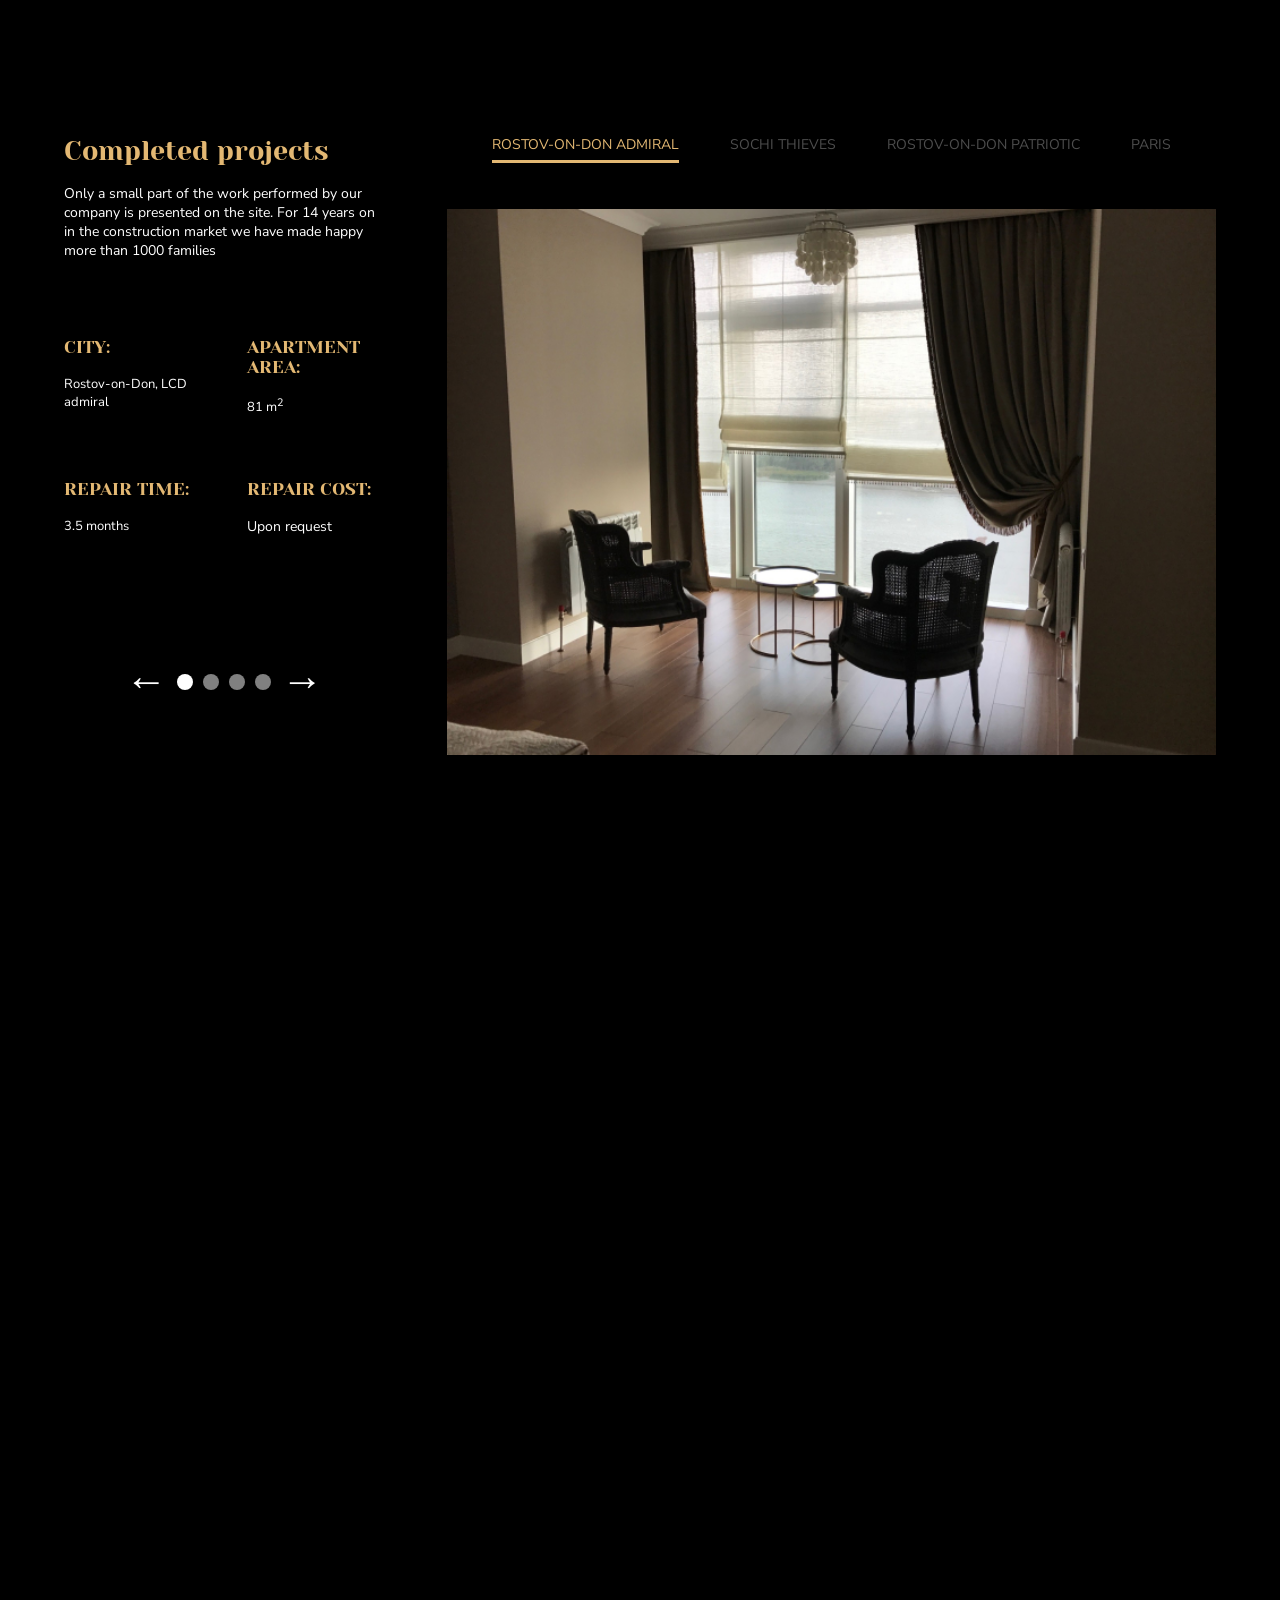
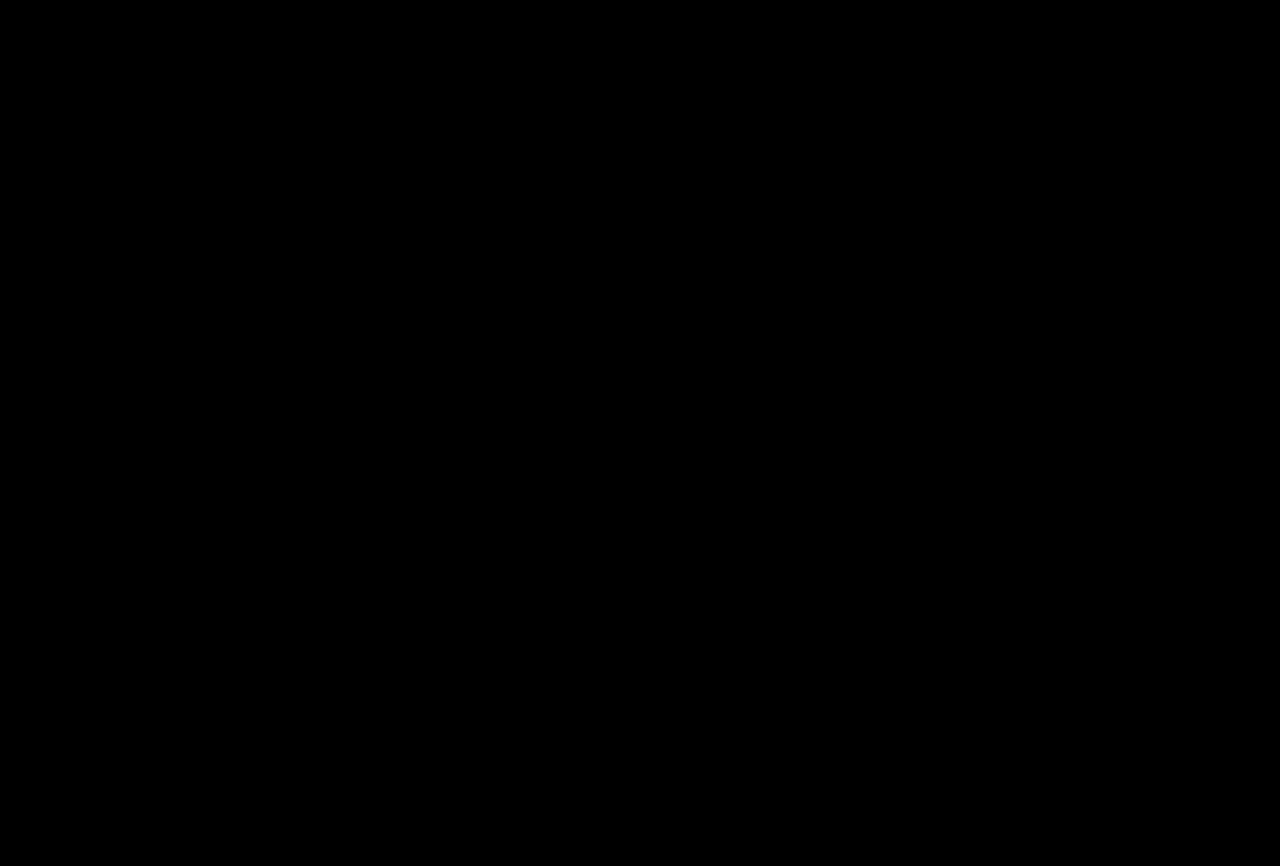
<file: index.html>
<!DOCTYPE html>
<html lang="en">
  <head>
    <meta charset="UTF-8" />
    <meta name="viewport" content="width=device-width, initial-scale=1.0" />
    <title>Slider</title>
    <link rel="stylesheet" href="style.css" />
  </head>
  <body>
    <div class="main">
      <div class="main__text">
        <div class="main__text_title">
          <h1>Completed projects</h1>
          <p>
            Only a small part of the work performed by our company is presented
            on the site. For 14 years on in the construction market we have made
            happy more than 1000 families
          </p>
        </div>
        <div class="main__text_specifications">
          <div class="text__specifications city">
            <h3>CITY:</h3>
          </div>
          <div class="text__specifications area">
            <h3>APARTMENT AREA:</h3>
          </div>
          <div class="text__specifications time">
            <h3>REPAIR TIME:</h3>
          </div>
          <div>
            <h3>REPAIR COST:</h3>
            <p>Upon request</p>
          </div>
        </div>
      </div>
      <div class="main__navigation">
        <div class="navigation__arrow left">&#8592;</div>
        <div class="navigation__points"></div>
        <div class="navigation__arrow right">&#8594;</div>
      </div>
      <div class="main__images">
        <ul class="main__images_links"></ul>
        <div class="main__images_slider">
          <div class="slider__image"></div>
        </div>
      </div>
    </div>

    <script src="script.js"></script>
  </body>
</html>
</file>
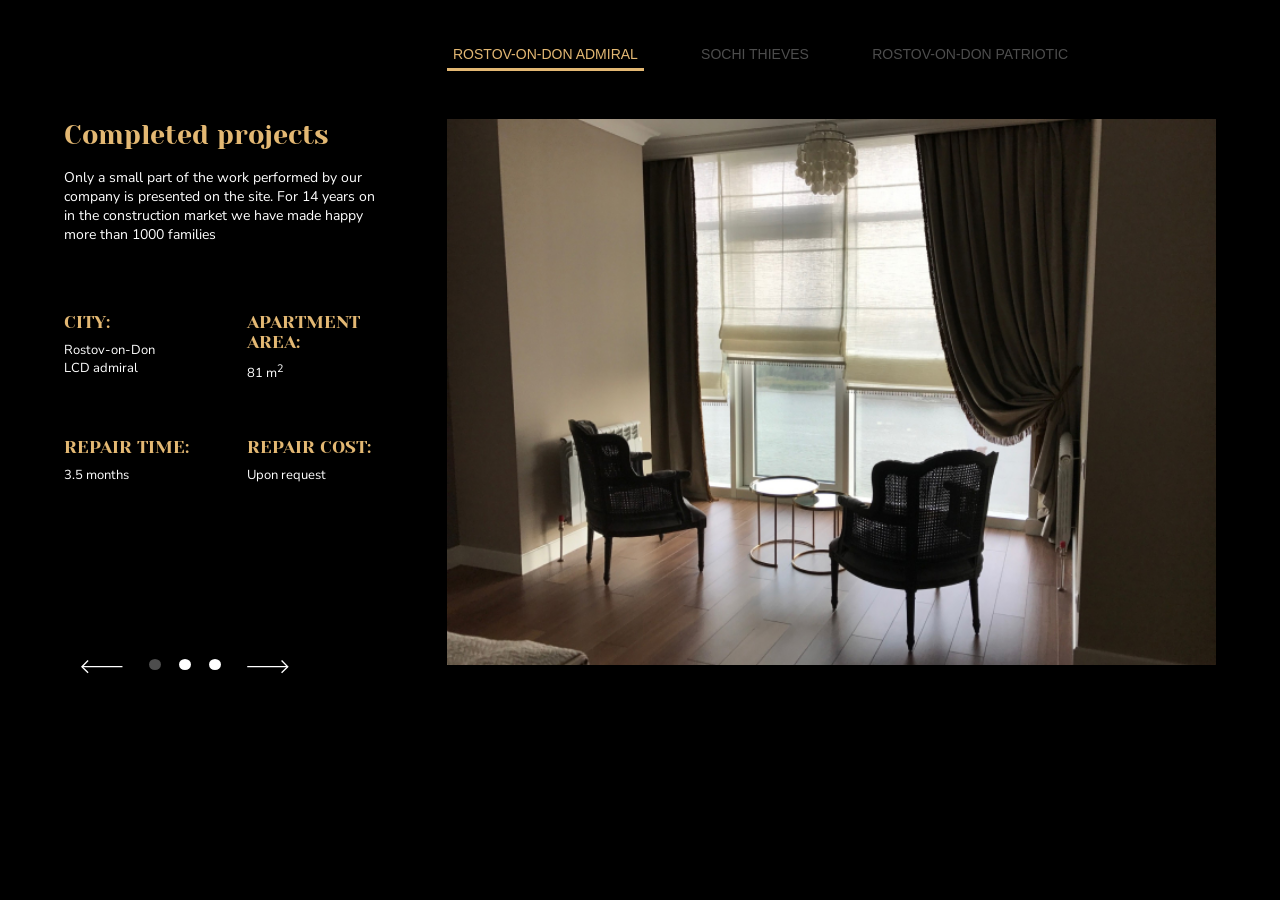
<file: Documents/Study/Slider/index.html>
<!DOCTYPE html>
<html lang="en">
  <head>
    <meta charset="UTF-8" />
    <meta name="viewport" content="width=device-width, initial-scale=1.0" />
    <title>Slider</title>
    <link rel="stylesheet" href="style.css" />
  </head>
  <body>
    <div class="main">
      <div>
        <h1>Completed projects</h1>
        <p>
          Only a small part of the work performed by our company is presented on
          the site. For 14 years on in the construction market we have made
          happy more than 1000 families
        </p>
      </div>
      <div class="specifications">
        <div>
          <h3>CITY:</h3>
          <p class="rostov-admiral">Rostov-on-Don</p>
          <p class="rostov-admiral">LCD admiral</p>
          <p class="sochi" style="display: none">Sochi</p>
          <p class="sochi" style="display: none">Thieves</p>
          <p class="rostov-patriotic" style="display: none">Rostov-on-Don</p>
          <p class="rostov-patriotic" style="display: none">Patriotic</p>
        </div>
        <div>
          <h3>APARTMENT AREA:</h3>
          <p class="rostov-admiral">81 m<sup>2</sup></p>
          <p class="sochi" style="display: none">105 m<sup>2</sup></p>
          <p class="rostov-patriotic" style="display: none">93 m<sup>2</sup></p>
        </div>
        <div>
          <h3>REPAIR TIME:</h3>
          <p class="rostov-admiral">3.5 months</p>
          <p class="sochi" style="display: none">3 months</p>
          <p class="rostov-patriotic" style="display: none">4 months</p>
        </div>
        <div>
          <h3>REPAIR COST:</h3>
          <p>Upon request</p>
        </div>
      </div>
    </div>

    <div class="arrows">
        <button><img id="arrow-left" src="images/arrow-left.svg" alt="Стрелка влево" />
        <button id="dot-1" class="dot active"></button>
        <button id="dot-2" class="dot"></button>
       <button id="dot-3" class="dot"></button>
        <button><img
          id="arrow-right"
          src="images/arrow-right.svg"
          alt="Стрелка вправо"
        /></button>
      </div>

    <div class="links">
      <ul>
        <li><button class="link active" id="link-1">ROSTOV-ON-DON ADMIRAL</button></li>
        <li><button class="link" id="link-2">SOCHI THIEVES</button></li>
        <li><button class="link" id="link-3">ROSTOV-ON-DON PATRIOTIC</button></li>
      </ul>
    </div>

    <div class="images">
        <img id="image" src="images/Rostov-on-don admiral.jpg" alt="Фото квартиры в Ростове-на-Дону, Адмирал">
    </div>

    <script src="script.js"></script>
  </body>
</html>
</file>
<file: style.css>
@import url("https://fonts.googleapis.com/css2?family=Nunito+Sans:ital,opsz,wght@0,6..12,200..1000;1,6..12,200..1000&family=Yeseva+One&display=swap");

html {
  max-width: 1440px;
  margin: 0 auto;
}

h1,
h3 {
  font-family: "Yeseva One";
  color: #e3b873;
  font-weight: 400;
}

h1 {
  font-size: 27px;
  margin-top: 0;
}

h3 {
  font-size: 18px;
}

body {
  font-family: "Nunito Sans";
  font-size: 14px;
  background-color: black;
  color: white;
  max-width: 90vw;
  max-height: 80vh;
  margin: 15vh auto 0;
}

.main {
  display: grid;
  grid-template-columns: 25vw auto;
  grid-template-rows: 4vh auto auto;
  row-gap: 3vw;
  column-gap: 7vh;
}

.main__text {
  grid-column: 1;
  grid-row: 1 / 3;
  display: flex;
  flex-direction: column;
  justify-content: flex-start;
  gap: 5vh;
}

.main__text_specifications {
  display: grid;
  grid-template-columns: 1fr 1fr;
  grid-template-rows: 1fr 1fr;
  gap: inherit;
}

.text__specifications {
  display: flex;
  flex-direction: column;
}

.text__specifications p {
  font-size: 13px;
  margin: 0;
  padding: 0;
}

.main__images {
  grid-column: 2;
  grid-row: 1 / 4;
  align-self: start;
  display: flex;
  flex-direction: column;
  gap: 35px;
}

.main__images_links {
  grid-column: 2;
  grid-row: 1;
  display: inline-flex;
  justify-content: center;
  list-style: none;
  padding: 0;
  margin: 0;
  gap: 4vw;
}

.main__images_link.active {
  color: #e3b873;
  border-bottom: 3px #e3b873 solid;
}

.main__images_link {
  color: rgba(255, 255, 255, 0.3);
  cursor: pointer;
  padding-bottom: 6px;
}

.main__images_slider {
  margin: 0;
  padding: 0;
  display: flex;
  align-items: center;
  flex-direction: column;
  position: relative;
  width: 100%;
  height: 65vw;
  max-height: 63vh;
}

.slider__image {
  position: relative;
  width: 100%;
  height: 100%;
}

.slider__image .image {
  /* position: absolute; */
  width: 100%;
  height: 100%;
  background-size: contain;
  background-repeat: no-repeat;
  background-position: center;
  object-fit: cover;
  /* left: 0;
  top: 0; */
  opacity: 0;
  transition: opacity 800ms ease;
}

.slider__image .image.active {
  opacity: 1;
}

.main__navigation {
  grid-column: 1;
  grid-row: 3;
  display: flex;
  width: 100%;
  color: #fff;
  gap: 10px;
  justify-content: center;
}

.navigation__arrow {
  font-size: 42px;
  text-align: center;
  cursor: pointer;
  z-index: 2;
}

.navigation__points {
  display: flex;
  justify-content: center;
  gap: 10px;
  margin-top: 21px;
}

.navigation__points_item {
  position: relative;
  display: flex;
  width: 16px;
  height: 16px;
  background-color: gray;
  border-radius: 50%;
  cursor: pointer;
  z-index: 2;
}

.navigation__points_item.active {
  background-color: white;
}

.city-item,
.area-item,
.time-item {
  display: none;
}

.city-item.active,
.area-item.active,
.time-item.active {
  display: block;
}

@media (orientation: portrait) {
  body {
    margin: 4vh auto;
  }

  .main {
    display: grid;
    grid-template-columns: 90vw;
    grid-template-rows: auto auto auto;
    row-gap: 1vw;
  }

  h1 {
    margin: 9px auto;
  }

  h3 {
    margin-top: 5px;
    margin-bottom: 5px;
  }

  .main__images {
    grid-row: 1;
    grid-column: 1;
    gap: 10px;
  }

  .main__navigation {
    grid-row: 3;
    grid-column: 1;
  }

  .main__text {
    grid-row: 4;
    grid-column: 1;
    gap: 7px;
    & p {
      margin: 0;
    }
  }
}

@media (max-width: 479px) {
  .navigation__points {
    margin-top: 15px;
  }

  .navigation__points_item {
    width: 12px;
    height: 12px;
  }

  .navigation__arrow {
    font-size: 30px;
  }
}

/* @media (min-width: 770px) and (max-width: 900px) {
  .main__images_link {
    font-size: 24px;
  }

  .main__text {
    & p {font-size: 24px;}
  }
  h1 {
    font-size: 40px;
  }

  h3 {
    font-size: 32px;
  }

  .navigation__points {
    margin-top: 15px;
  }

  .navigation__points_item {
    width: 24px;
    height: 24px;
  }

  .navigation__arrow {
    font-size: 50px;
  }
} */

/* @media (min-width: 770px) {
  .main__images_link {
    font-size: 16px;
  }

  .main__text {
    & p {font-size: 17px;}

  }
  h1 {
    font-size: 30px;
  }

  h3 {
    font-size: 20px;
  }
} */
</file>
<file: Documents/Study/Slider/style.css>
@import url("https://fonts.googleapis.com/css2?family=Nunito+Sans:ital,opsz,wght@0,6..12,200..1000;1,6..12,200..1000&family=Yeseva+One&display=swap");

html {
  max-width: 1440px;
  margin: 0 auto;
  box-sizing: content-box;
}

h1,
h3 {
  font-family: "Yeseva One";
  color: #e3b873;
  font-weight: 400;
}

h1 {
  font-size: 27px;
  margin-top: 0;
}

h3 {
  font-size: 18px;
  margin: 9px 0;
  padding: 0;
}

.specifications p {
  font-size: 13px;
  margin: 0;
  padding: 0;
}

body {
  box-sizing: border-box;
  font-family: "Nunito Sans";
  font-size: 14px;
  background-color: black;
  color: white;
  max-width: 90vw;
  max-height: 80vh;
  display: grid;
  grid-template-columns: 25vw auto;
  grid-template-rows: 4vh auto auto;
  row-gap: 3vw;
  column-gap: 7vh;
  margin: 5vh auto 0;
}

.main {
  grid-column: 1;
  grid-row: 2;
  display: flex;
  flex-direction: column;
  justify-content: flex-start;
  gap: 5vh;
}

.links {
  grid-column: 2;
  grid-row: 1;
}
.links ul {
  display: inline-flex;
  list-style: none;
  padding: 0;
  gap: 4vw;
  margin: 0;
}

.link.active {
  color: #e3b873;
  border-bottom: 3px #e3b873 solid;
}

.link {
  color: rgba(255, 255, 255, 0.3);
  border: none;
  background: none;
  font-size: 14px;
  cursor: pointer;
  padding-bottom: 6px;
}

.images {
  grid-column: 2;
  grid-row: 2 / 4;
  align-self: start;
}

#image {
  height: 100%;
  width: 100%;
  object-fit: cover;
}

.specifications {
  display: grid;
  grid-template-columns: 1fr 1fr;
  grid-template-rows: 1fr 1fr;
  gap: inherit;
}

.arrows {
    display: flex;
  width: 100%;
  height: 11px;
  grid-row: 3;
  grid-column: 1;
  flex-wrap: nowrap;
  align-self: end;
}

.arrows button {
  background: none;
  border: none;
}

.arrows .dot,
.arrows .dot.active {
  width: 11px;
  height: 11px;
  margin: 0 9px;
  border-radius: 50%;
  display: inline-block;
  background-color: white;
}

.arrows img {
  margin: 0 11px;
  cursor: pointer;
}

.arrows .dot:hover {
  cursor: pointer;
  background-color: rgba(255, 255, 255, 0.3);
}

.arrows .dot.active {
  background-color: rgba(255, 255, 255, 0.3);
}

@media screen and (orientation: portrait) {
  body {
    display: grid;
    margin: 1vh 5vw;
    grid-template-columns: 90vw;
    grid-template-rows: auto auto auto;
  }

  .links {
    grid-row: 1;
    grid-column: 1;
  }

  .images {
    grid-row: 2;
    grid-column: 1;
  }

  .main {
    grid-row: 4;
    grid-column: 1;
    gap: 10px;
  }

  .arrows {
    display: flex;
    justify-content: center;
  }
}

@media (max-width: 479px) {
  body {
    gap: 20px;
  }

  h1 {
    font-size: 24px;
  }

  h3 {
    font-size: 14px;
  }

  .main p,
  .link {
    font-size: 12px;
  }
}

@media screen and (orientation: landscape) and (max-width: 1025px) {
  body {
    grid-template-rows: 3em 1fr;
    row-gap: 1vh;
  }

  .arrows {
    grid-column: 1;
    grid-row: 2;
  }

  .images {
    grid-row: 2;
  }

  .main {
    grid-row: 2;
    row-gap: 1vh;
  }

  h1 {
    font-size: 24px;
  }

  h3 {
    font-size: 14px;
  }

  .main p,
  .link {
    font-size: 12px;
  }
}

/*
@media screen and (orientation: landscape) and (max-width: 990px) {
body {
    margin: 1vh auto;
    grid-template-rows: 15vh auto 21px;
    max-width: 90vw;
    height: 85vh;
    row-gap: 1vh;
  }

  .arrows {
    grid-column: 2;
    grid-row: 3;
  }

  .images {
    grid-row: 2;
  }

  .main {
    grid-row: 2 / 4;
    row-gap: 1vh;
  }

  h1 {
    font-size: 24px;
  }

  h3 {
    font-size: 14px;
  }

  .main p,
  .link {
    font-size: 12px;
  }
} */
</file>
